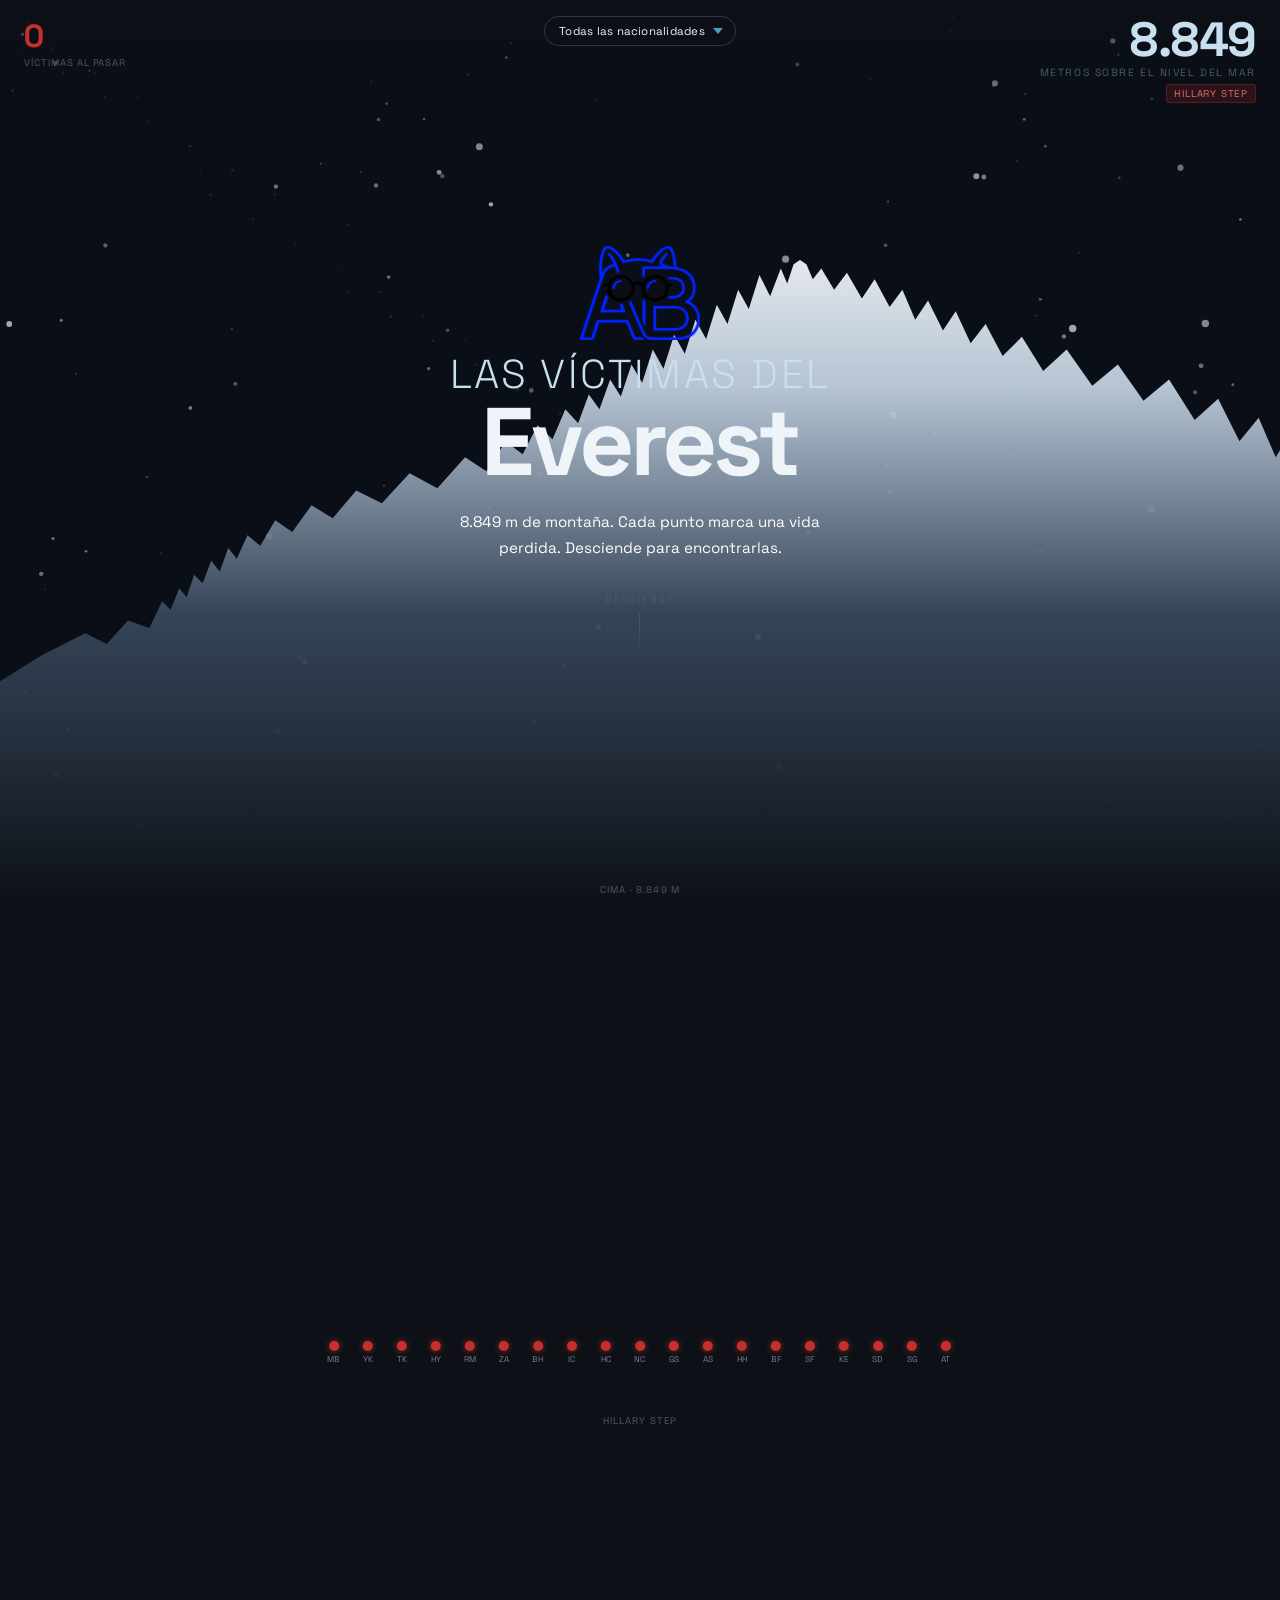
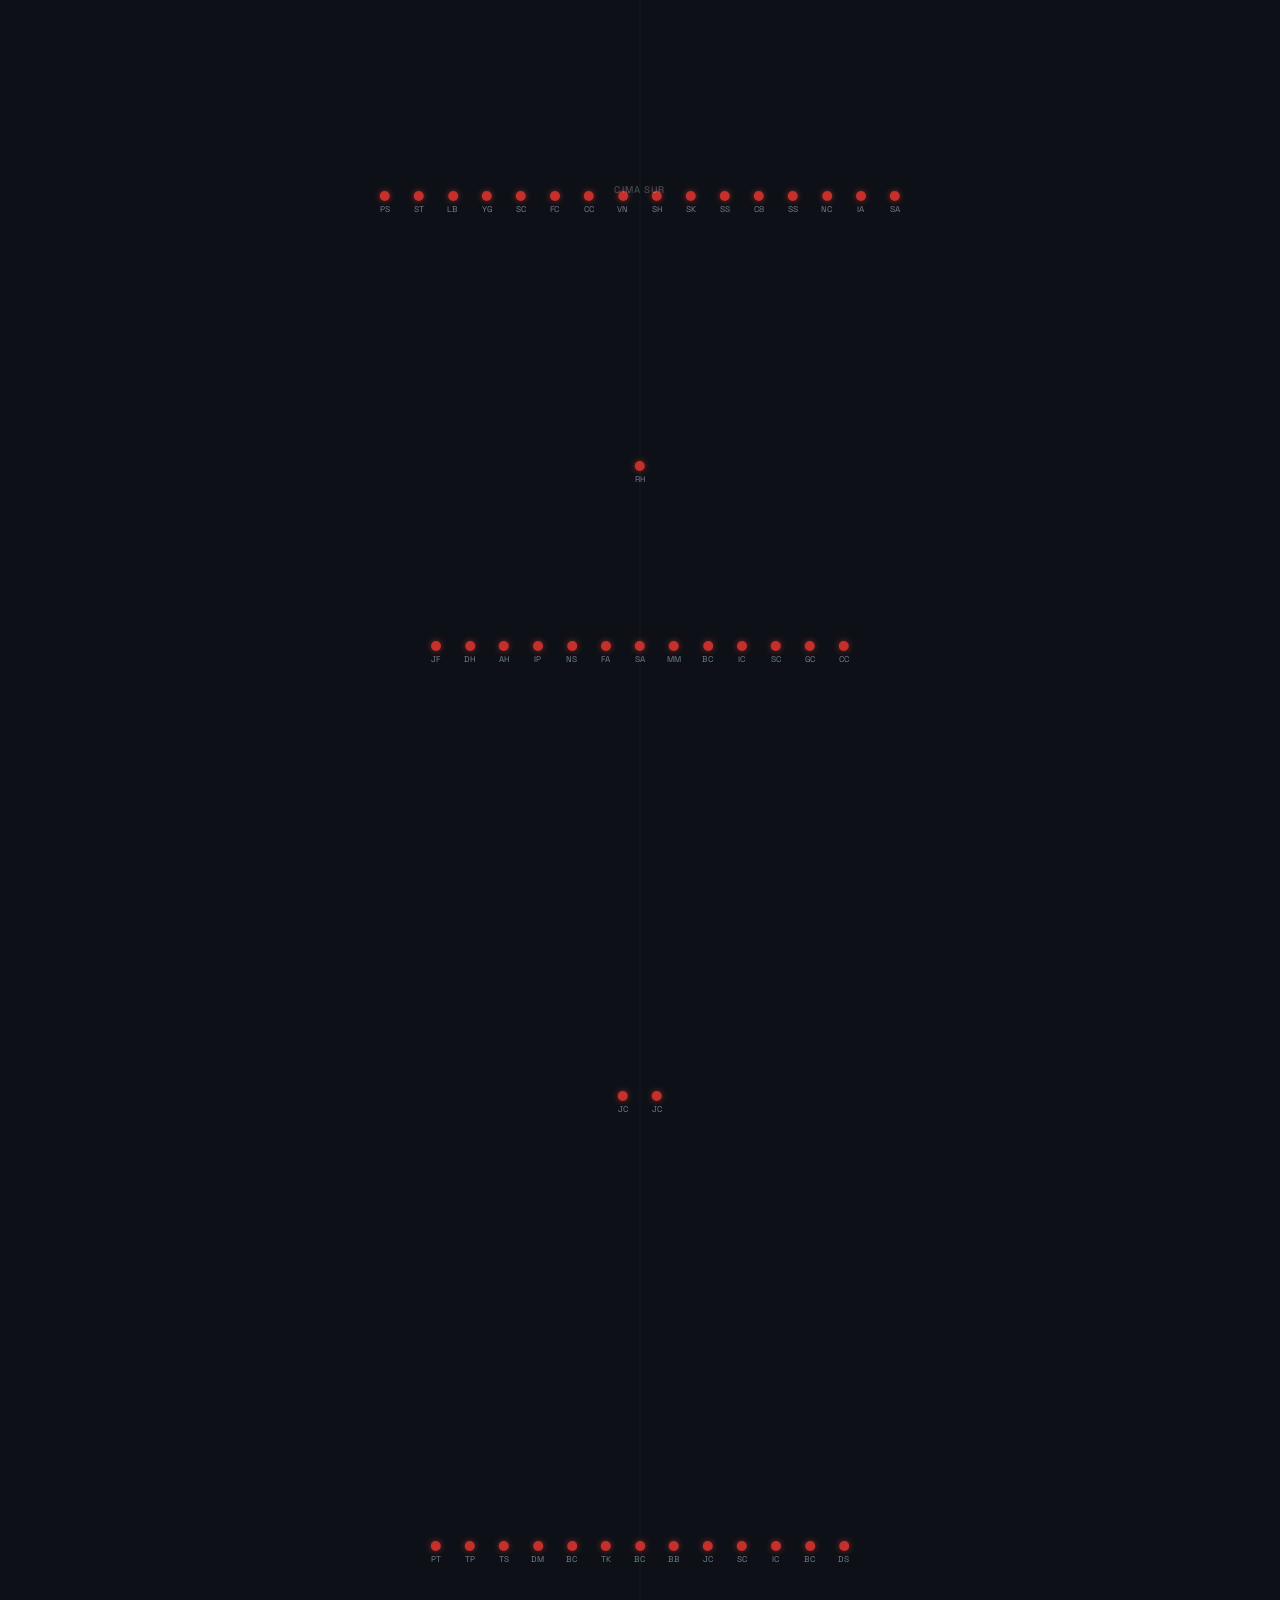
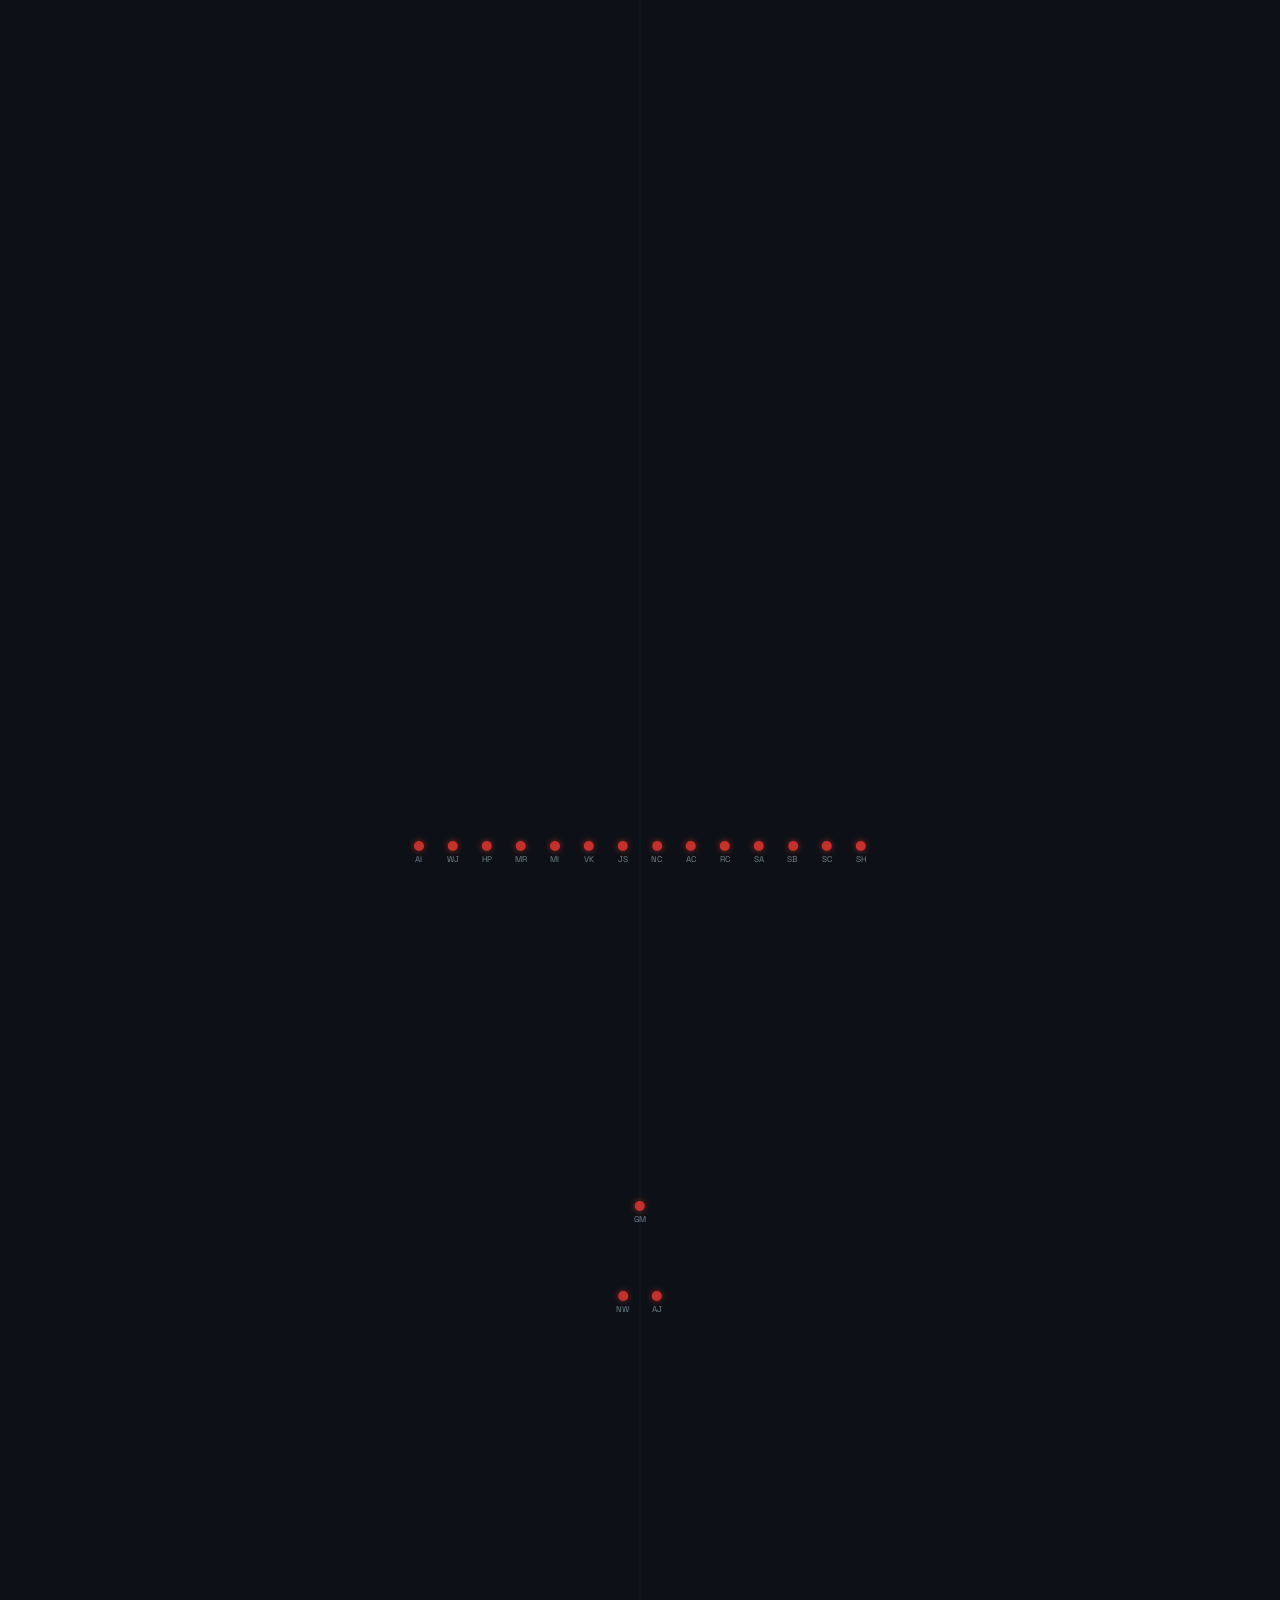
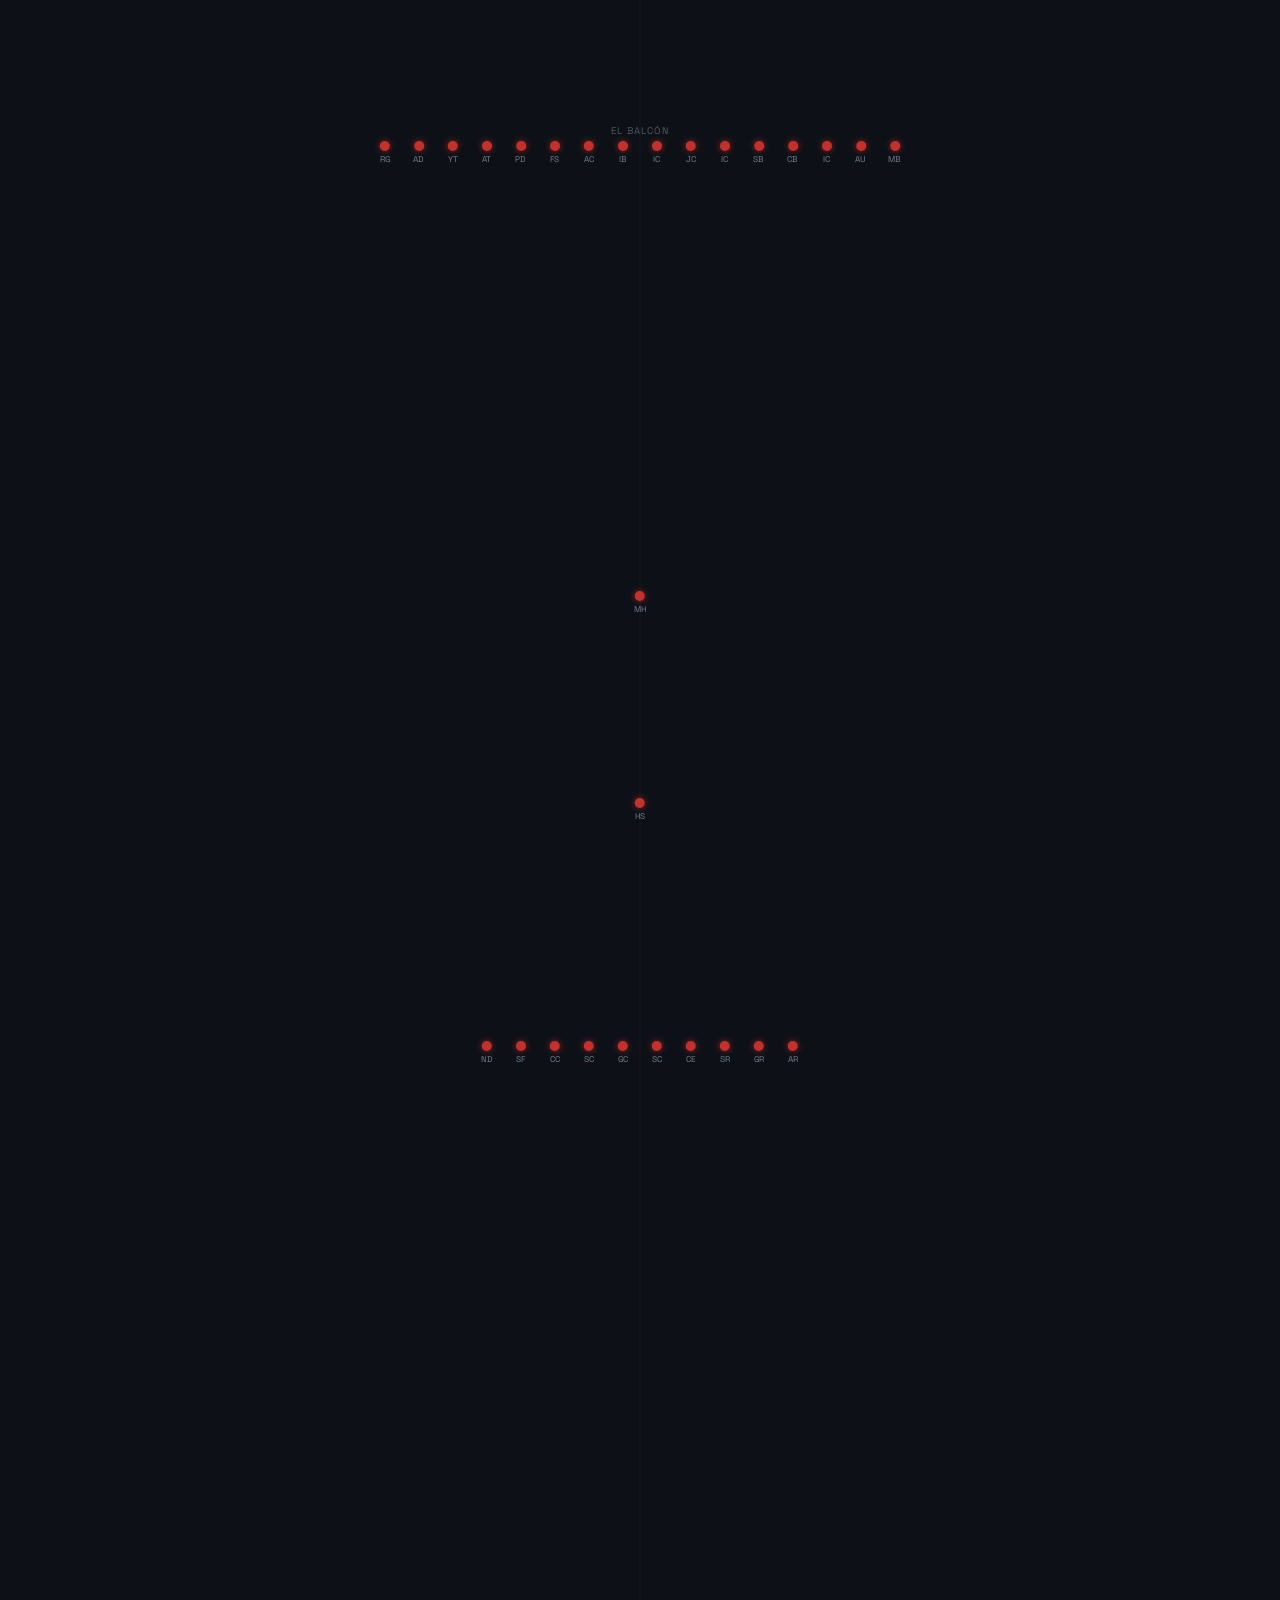
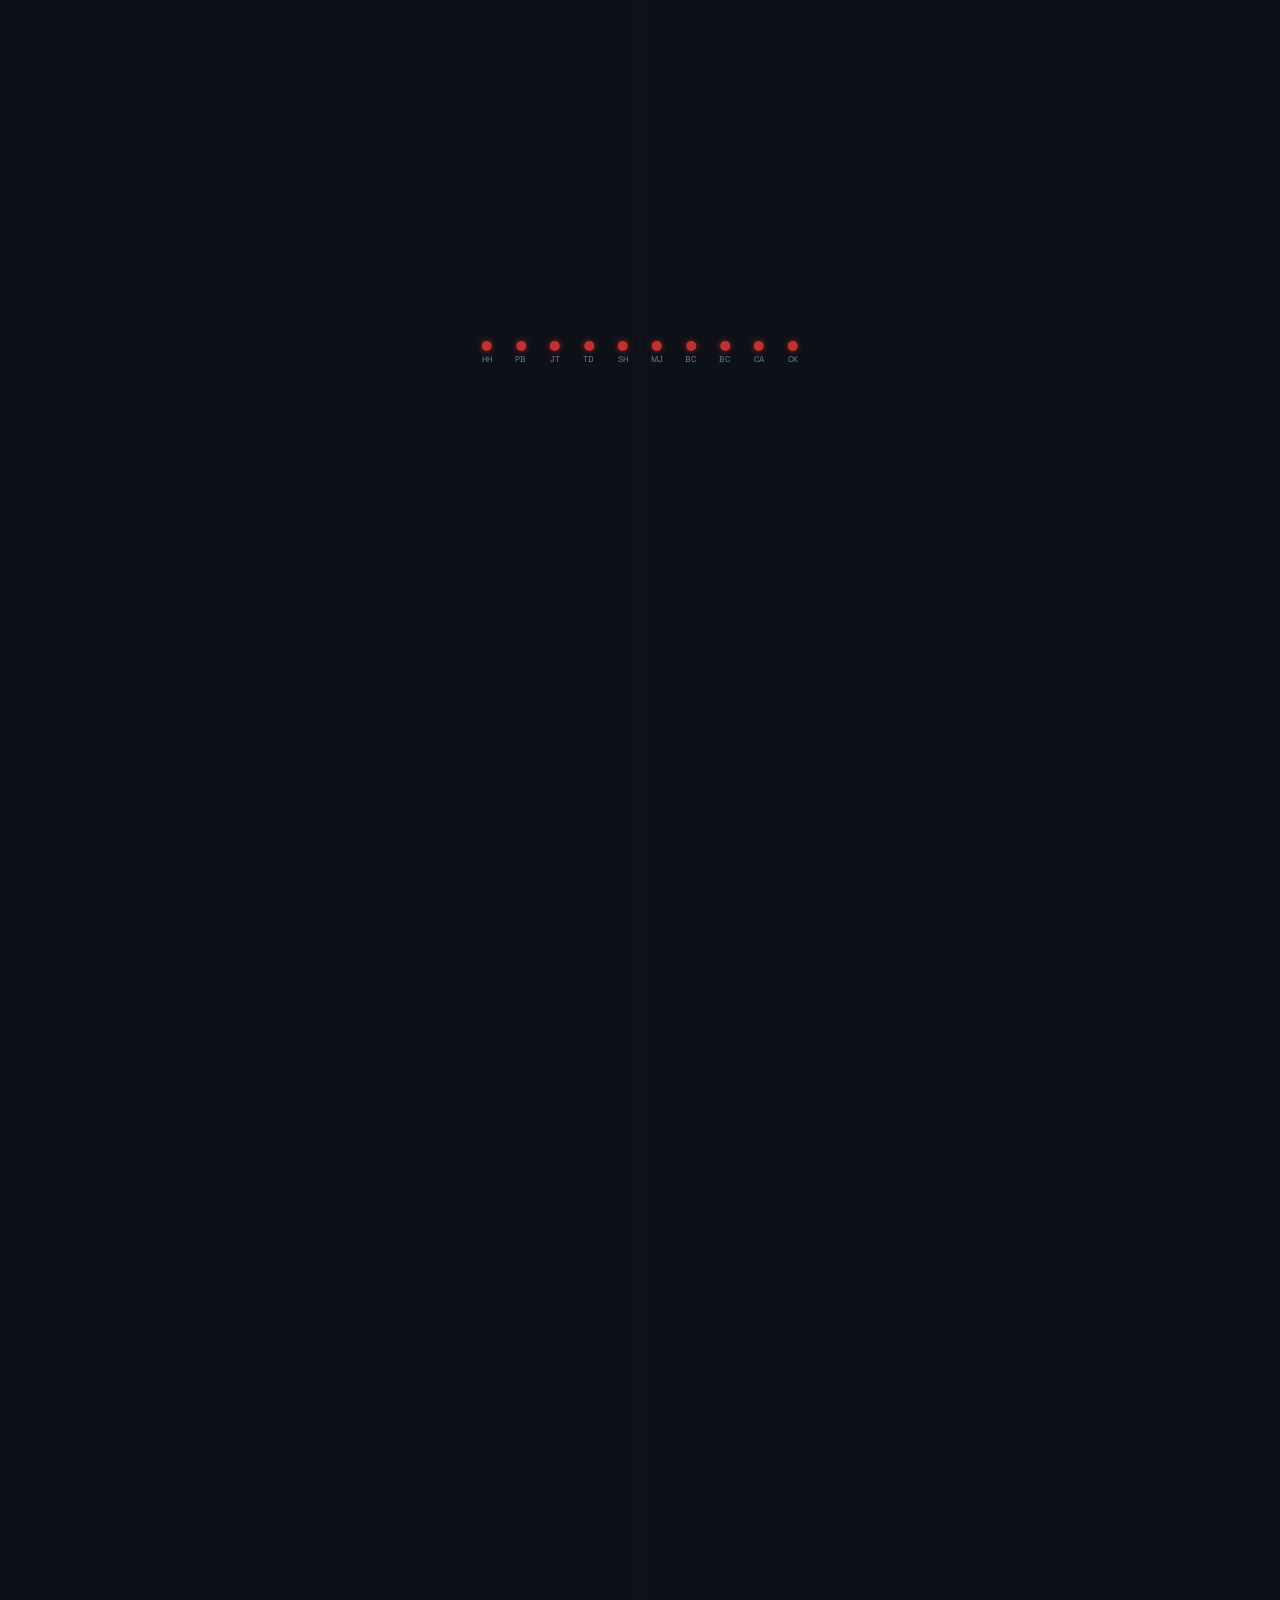
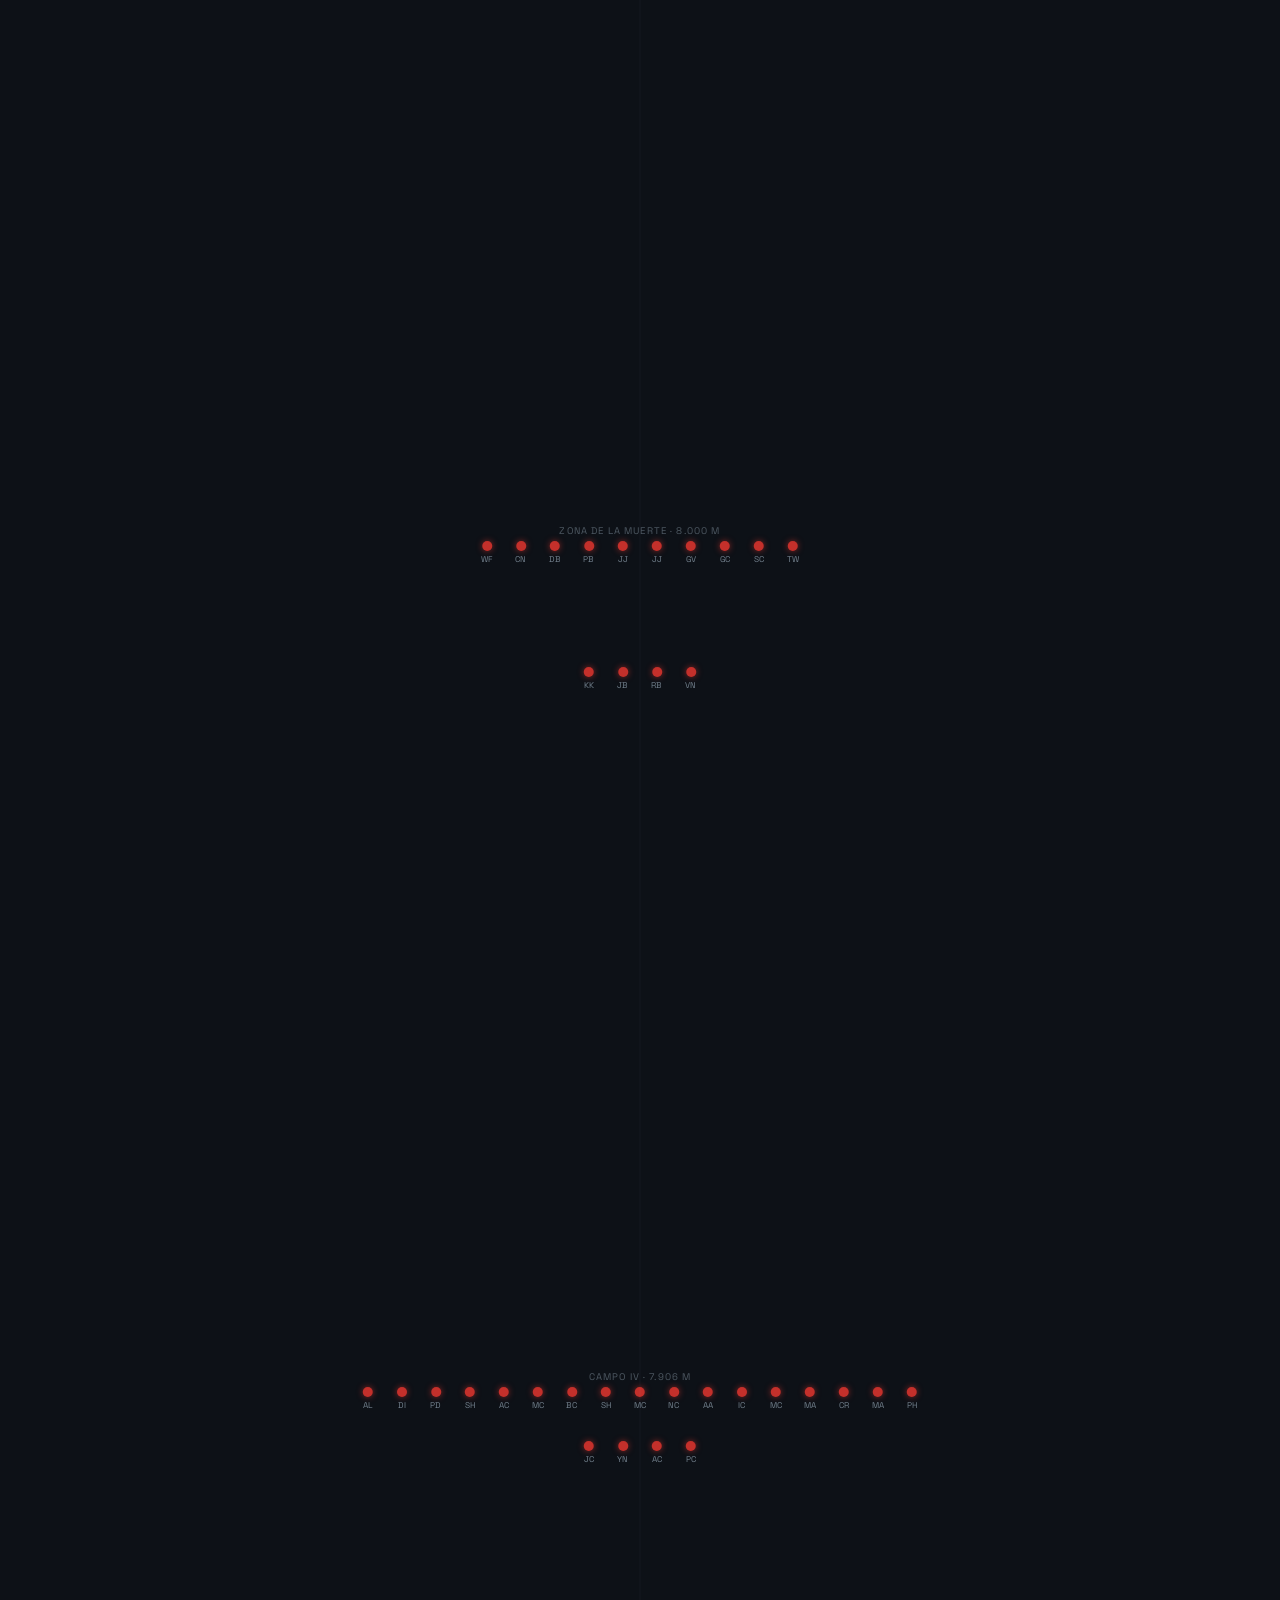
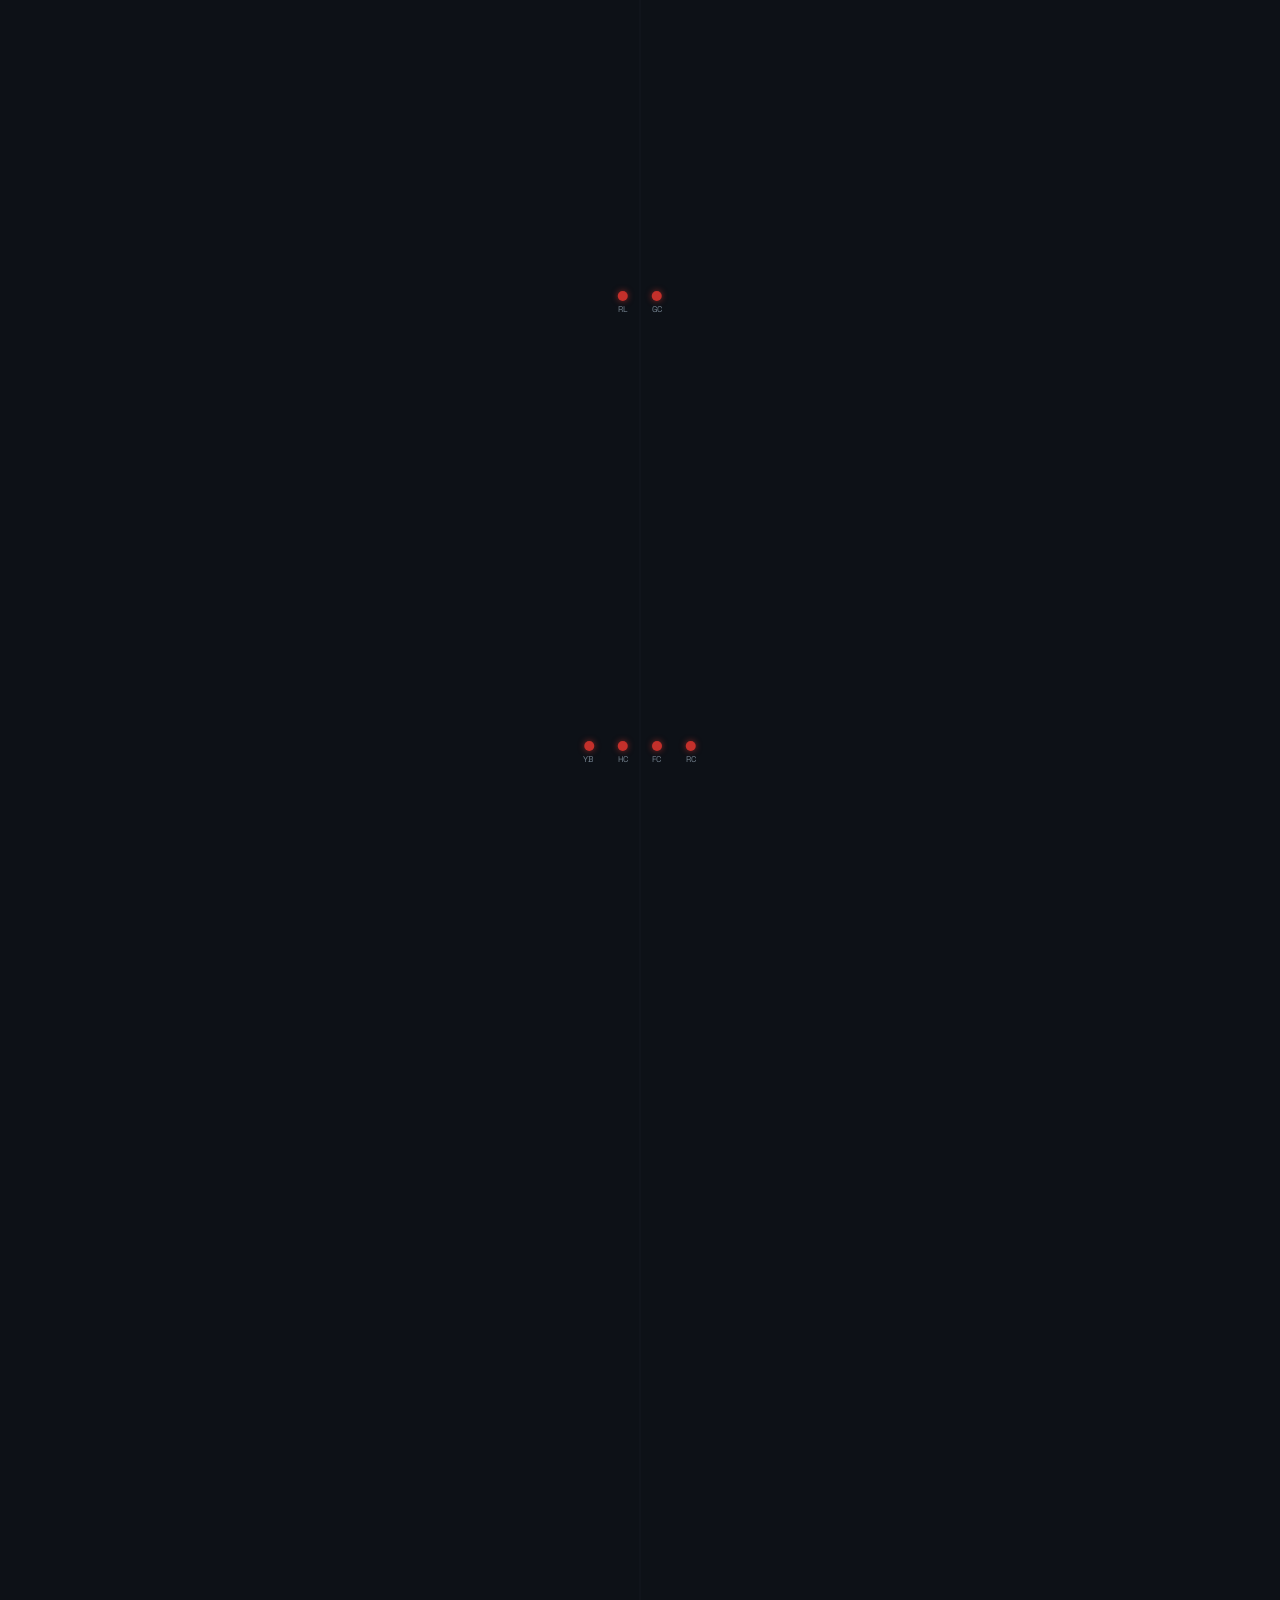
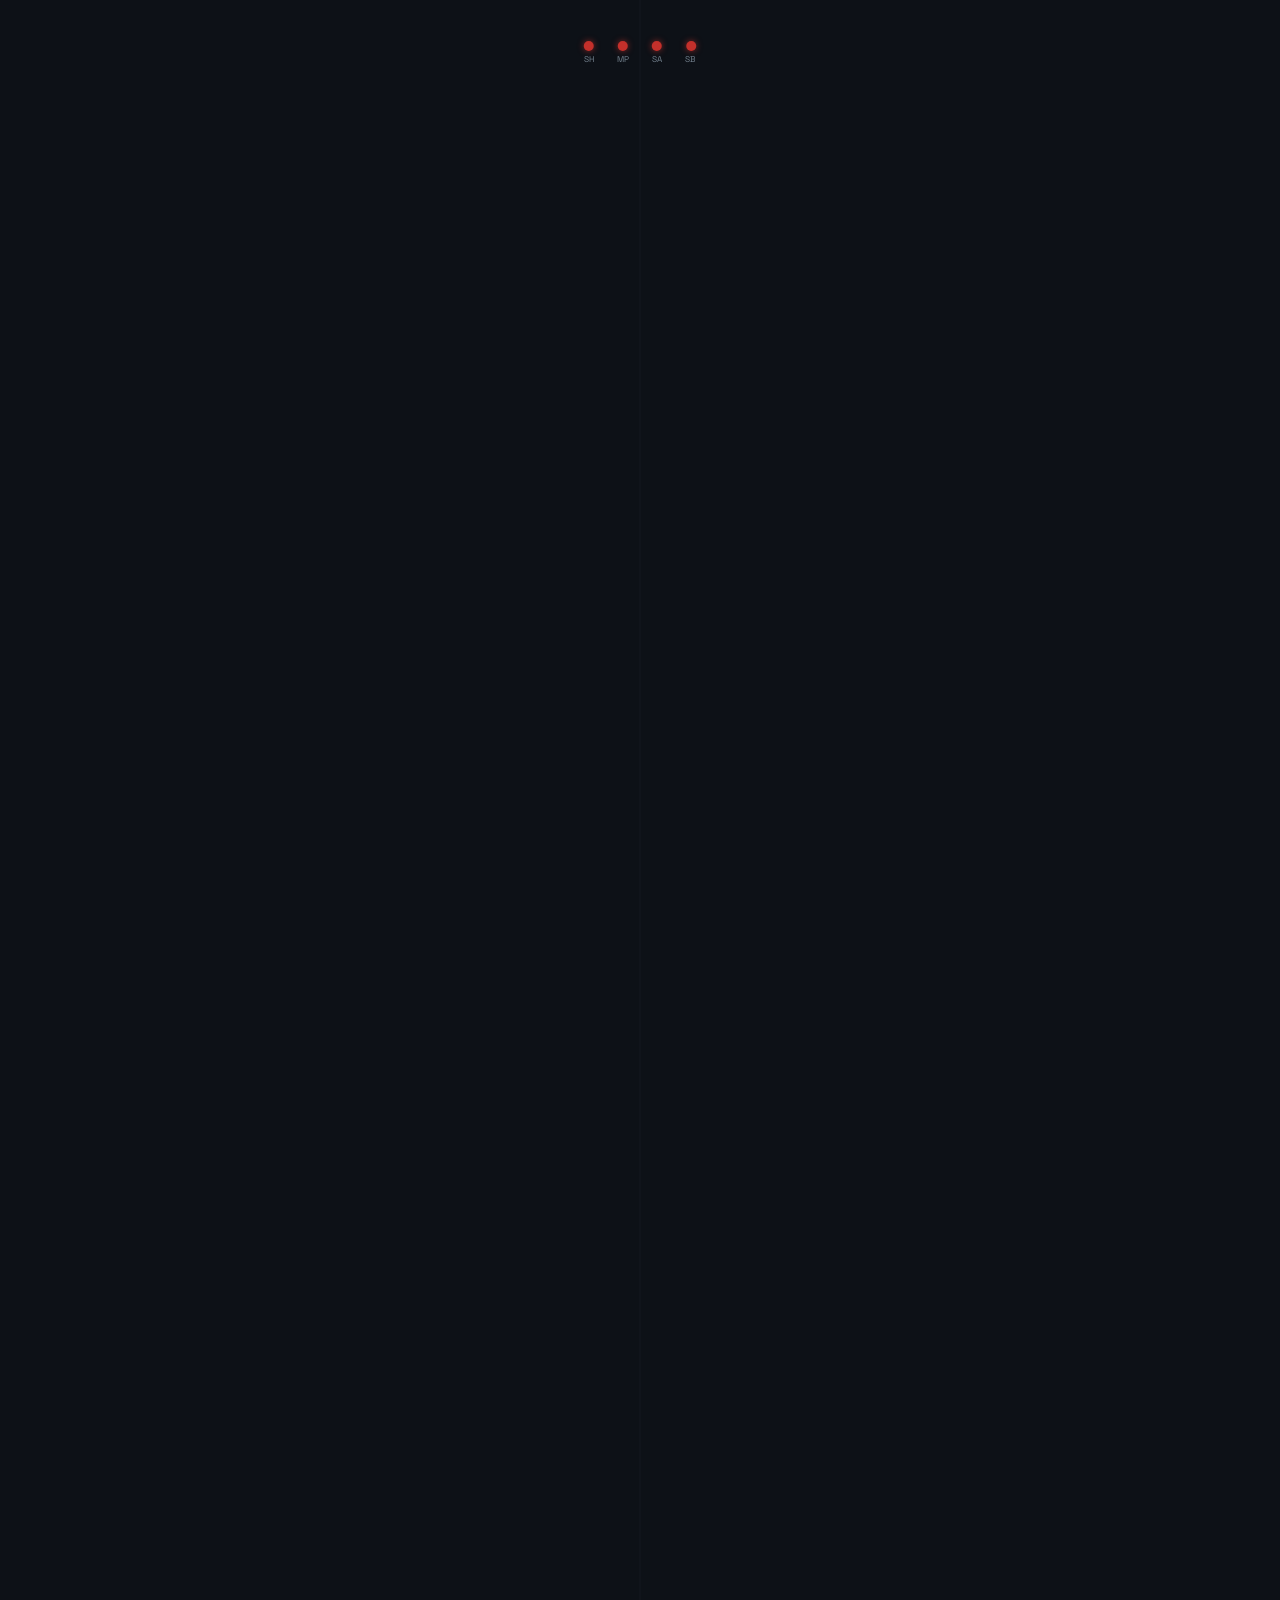
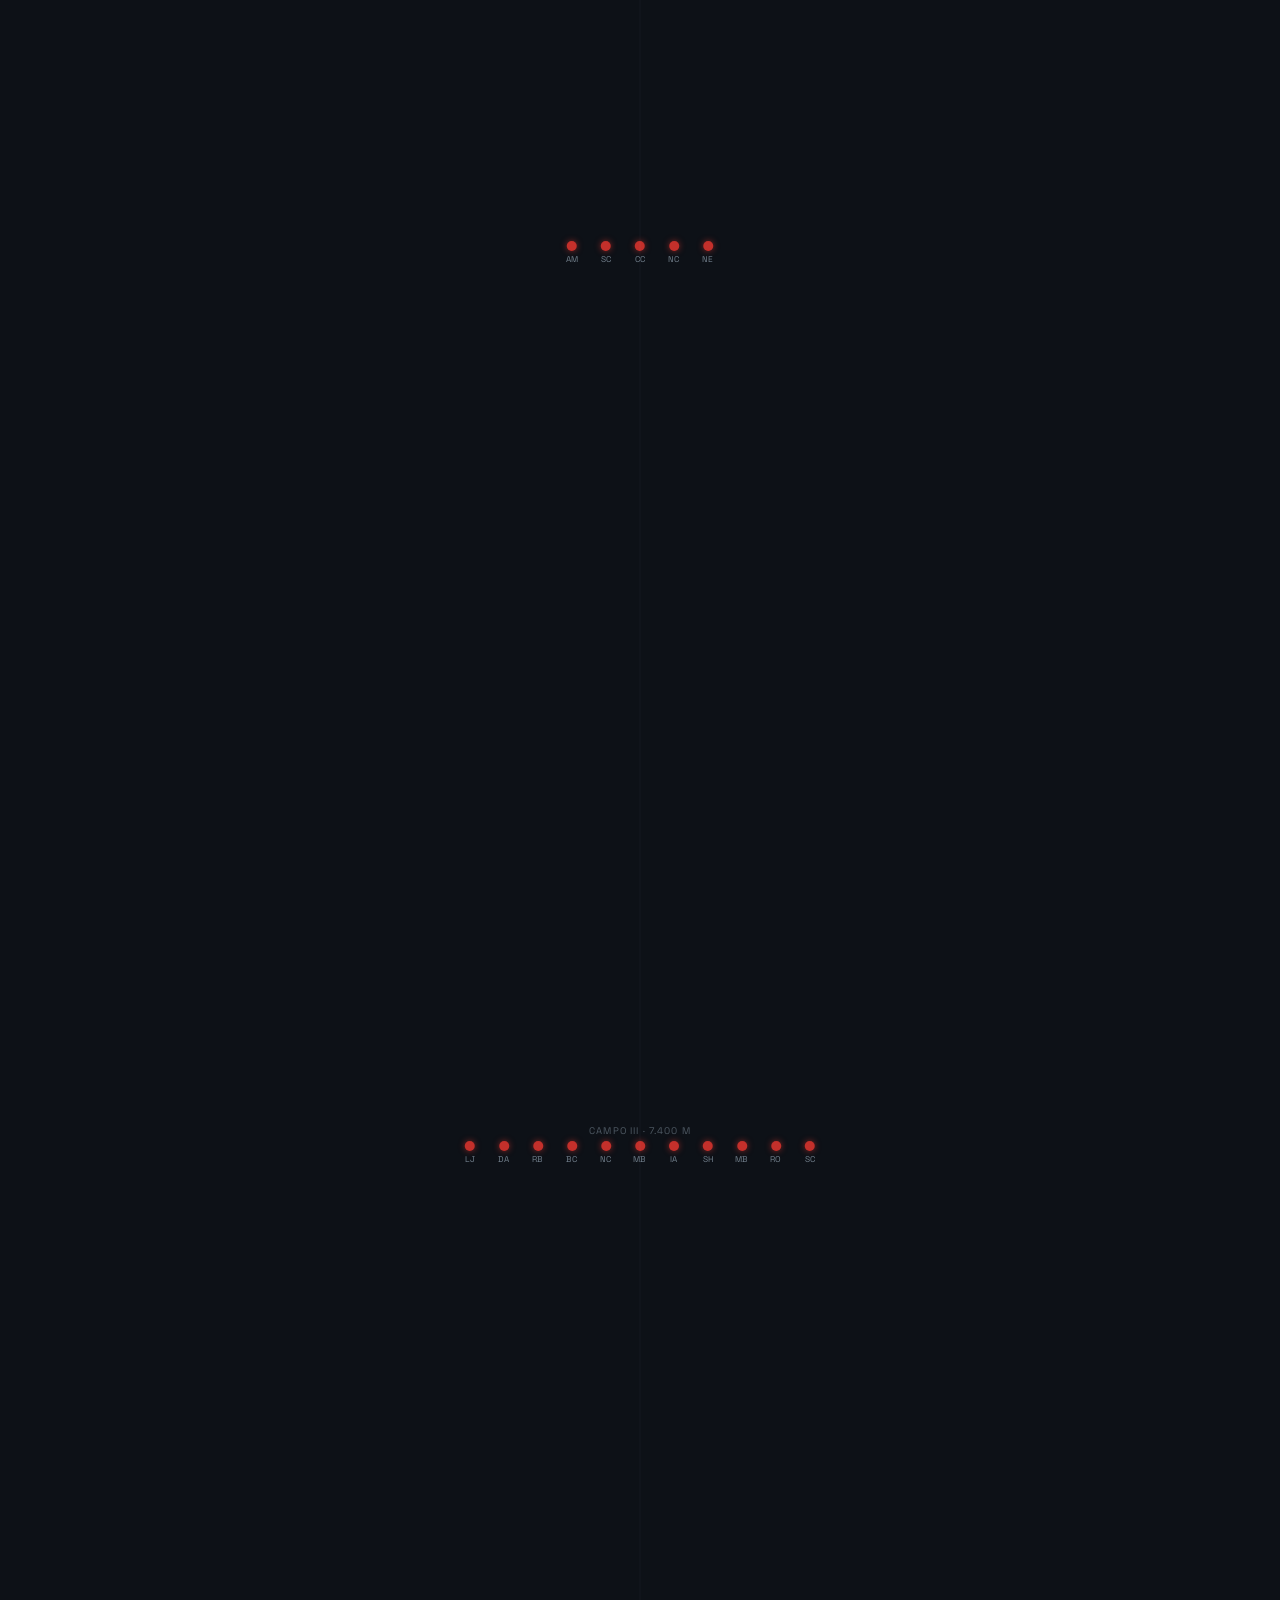
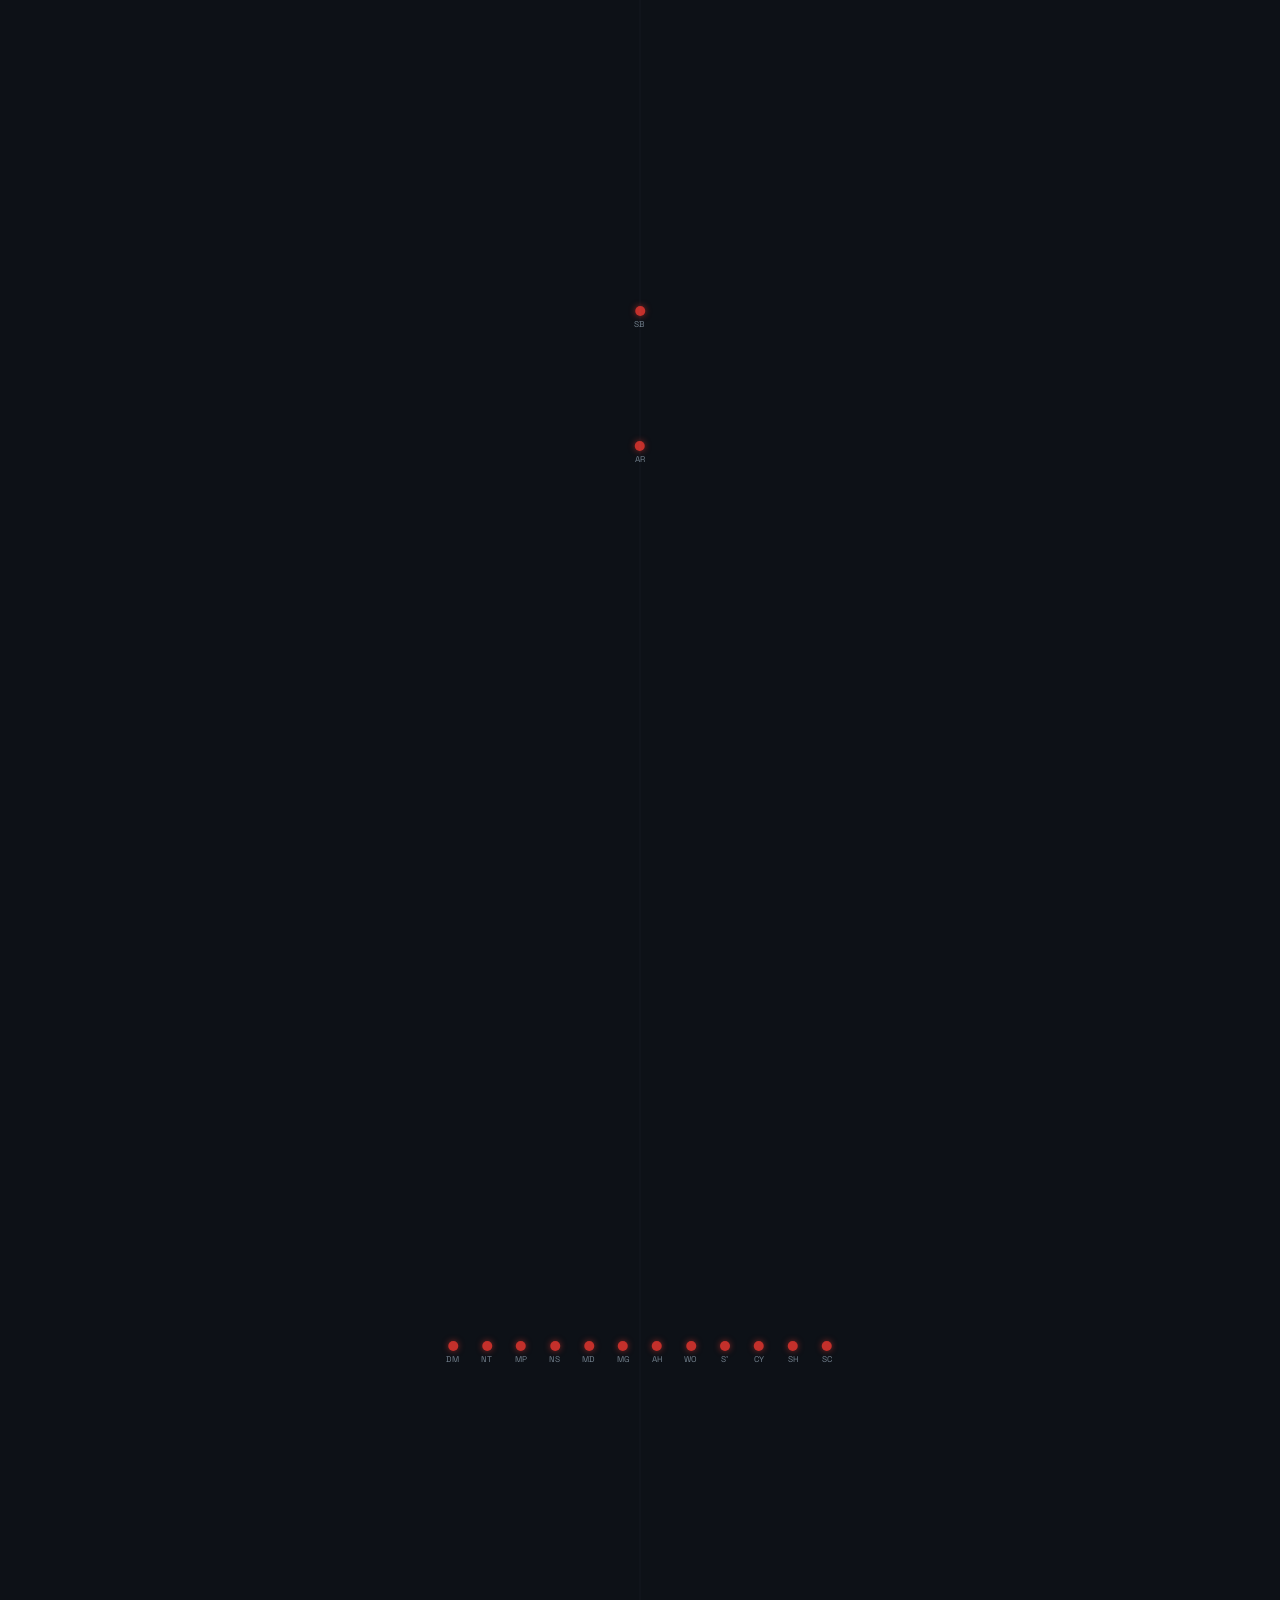
<file: everest/index.html>
<!DOCTYPE html>
<html lang="es">
<head>
<meta charset="UTF-8">
<meta name="viewport" content="width=device-width, initial-scale=1.0">
<title>Muertes en el Everest — Descenso</title>
<link rel="preconnect" href="https://fonts.googleapis.com">
<link href="https://fonts.googleapis.com/css2?family=Space+Grotesk:wght@300;400;500;700&display=swap" rel="stylesheet">
<link rel="stylesheet" href="style.css">
<meta name="description"
        content="Víctimas del monte Everest y sus alturas desplegadas a medida que se desciende por la página web.">
        <meta name="keywords" content="Everest, monte everest, víctimas, montañismo">
    <meta name="author" content="Aránzazu Bersaluce">
    <link rel="icon" type="image/png" href="everest.png">
</head>
<body>

<!-- Pantalla de carga -->
<div id="load">
  <div id="load-logo">8,849 m</div>
  <div id="load-txt">Cargando víctimas…</div>
  <div id="load-bar-w"><div id="load-bar"></div></div>
</div>

<!-- Barra de progreso lateral -->
<div id="prog"></div>

<!-- Fondo dinámico -->
<canvas id="bgc"></canvas>

<!-- HUD: altímetro y contador de víctimas -->
<div id="hud">
  <div id="death-counter">
    <span id="death-count-num">0</span>
    <span id="death-count-label">víctimas al pasar</span>
  </div>
  <div id="altimeter">
    <div id="alt-value">8,849</div>
    <div id="alt-label">metros sobre el nivel del mar</div>
    <div id="zone-badge">Zona de la Muerte</div>
  </div>
</div>

<!-- Filtro por nacionalidad -->
<div id="filter-bar">
  <select id="nationality-filter" aria-label="Filtrar por nacionalidad">
    <option value="">Todas las nacionalidades</option>
  </select>
</div>

<!-- Contenido principal con scroll -->
<!-- Canvas de nieve: fijo, cae en toda la página siempre -->
<canvas id="snow-canvas" aria-hidden="true"></canvas>

<div id="wrap">

  <div id="intro">
    <!-- Silueta del Everest: cima estrecha, flancos tan abiertos que
         cubren toda la pantalla antes de llegar a la base del SVG -->
    <svg id="everest-silhouette" viewBox="0 0 1440 600" preserveAspectRatio="xMidYMax meet" xmlns="http://www.w3.org/2000/svg" aria-hidden="true">
      <defs>
        <linearGradient id="peak-gradient" x1="0" y1="0" x2="0" y2="1">
          <stop offset="0%"   stop-color="#f0f4f8" stop-opacity="0.95"/>
          <stop offset="20%"  stop-color="#c8d8e8" stop-opacity="0.90"/>
          <stop offset="55%"  stop-color="#3a4a5e" stop-opacity="0.92"/>
          <stop offset="100%" stop-color="#0d1117" stop-opacity="1.0"/>
        </linearGradient>
      </defs>
      <polygon
        points="
          -100,600
          -100,440  0,410   60,390  120,395  160,370
          200,350  220,360  240,338  260,345  272,320  280,328
          288,308  295,316  302,295  310,303  318,282  326,292
          334,270  342,280  352,258  364,268  378,244  394,255
          412,230  432,242  454,216  478,228  504,200  530,214
          556,185  576,198  594,170  610,182  624,155  638,168
          650,140  662,153  672,126  682,140  692,112  702,128
          712,98   722,115  732,84   742,102  752,70   762,88
          772,56   782,74   792,42   802,60   812,28   822,46
          832,14   842,34   852,8    858,22   864,4    870,0
          876,4    882,18   890,8    902,28   914,12   928,36
          940,18   954,44   966,28   978,56   990,38   1004,66
          1016,48  1030,78  1044,60  1060,90  1078,72  1098,104
          1120,84  1144,118 1168,98  1192,132 1216,112 1240,150
          1262,130 1282,170 1300,148 1316,185 1330,162 1344,200
          1356,176 1368,215 1380,238 1396,260 1412,282 1428,308
          1444,332 1460,358 1480,390 1500,420 1540,440 1580,460
          1580,600
        "
        fill="url(#peak-gradient)"
      />
    </svg>
    <img src="ab.png" alt="Logo de Aránzazu Berasaluce" aria-hidden="true">
    <h1><em>Las víctimas del</em>Everest</h1>
    <p>8.849 m de montaña. Cada punto marca una vida perdida. Desciende para encontrarlas.</p>
    <div id="scroll-hint">Desciende</div>
  </div>

  <div id="mtn">
    <div id="center-line"></div>
    <!-- Las marcas de víctimas y etiquetas de altitud se generan en main.js -->
  </div>

  <div id="end">
    <h2>Campamento Base · 5.364 m</h2>
    <div id="end-total">—</div>
    <p>vidas documentadas perdidas en el Everest desde 1921.</p>
    <small>Fuente: Wikipedia · "List of people who died climbing Mount Everest" · Altitudes y causas según registros históricos</small>
  </div>

</div>

<!-- Modal overlay (móvil) -->
<div id="modal-overlay">
  <div id="modal-card">
    <button id="modal-close" aria-label="Cerrar">&times;</button>
    <div id="modal-name"></div>
    <div id="modal-alt"></div>
    <div id="modal-meta"></div>
    <div id="modal-cause"></div>
  </div>
</div>

<script src="loader.js"></script>
<script src="main.js"></script>
</body>
</html>
</file>
<file: everest/style.css>
/* ============================================================
   EVEREST DEATHS — style.css
   Paleta: deep (#0d1117), ice (#c8dff0), danger (#c4302b)
   Tipografía: Space Grotesk
   ============================================================ */

*, *::before, *::after {
  box-sizing: border-box;
  margin: 0;
  padding: 0;
}

:root {
  --ice:    #c8dff0;
  --snow:   #eef4f8;
  --deep:   #0d1117;
  --danger: #c4302b;
  --muted:  #4a5a6e;
  --accent: #4a9ebb;
}

html { scroll-behavior: auto; }

body {
  background: var(--deep);
  color: var(--snow);
  font-family: 'Space Grotesk', system-ui, sans-serif;
  overflow-x: hidden;
}

/* ---- Loading screen ---------------------------------------- */

#load {
  position: fixed;
  inset: 0;
  z-index: 1000;
  background: var(--deep);
  display: flex;
  flex-direction: column;
  align-items: center;
  justify-content: center;
  gap: 1rem;
  transition: opacity 0.5s;
}

#load.gone {
  opacity: 0;
  pointer-events: none;
}

#load-logo {
  font-size: 1.8rem;
  font-weight: 700;
  color: var(--ice);
  letter-spacing: -0.02em;
  margin-bottom: 0.3rem;
}

#load-txt {
  font-size: 0.7rem;
  letter-spacing: 0.15em;
  text-transform: uppercase;
  color: var(--muted);
}

#load-bar-w {
  width: 180px;
  height: 2px;
  background: rgba(255, 255, 255, 0.08);
  border-radius: 2px;
  overflow: hidden;
}

#load-bar {
  height: 100%;
  background: var(--accent);
  width: 0%;
  border-radius: 2px;
  transition: width 0.2s;
}

/* ---- Progress bar (left edge) ------------------------------ */

#prog {
  position: fixed;
  left: 0;
  top: 0;
  width: 3px;
  height: 0%;
  background: var(--danger);
  z-index: 200;
  transition: height 0.08s linear;
}

/* ---- Background canvas ------------------------------------- */

#bgc {
  position: fixed;
  top: 0;
  left: 0;
  width: 100%;
  height: 100%;
  z-index: 0;
  pointer-events: none;
}

/* ---- HUD --------------------------------------------------- */

#hud {
  position: fixed;
  top: 0;
  left: 0;
  right: 0;
  z-index: 100;
  padding: 1rem 1.5rem;
  display: flex;
  justify-content: space-between;
  align-items: flex-start;
  pointer-events: none;
  background: linear-gradient(to bottom, rgba(13, 17, 23, 0.7) 0%, transparent 100%);
}

#altimeter { text-align: right; }

#alt-value {
  font-size: clamp(1.8rem, 4vw, 3rem);
  font-weight: 700;
  letter-spacing: -0.03em;
  line-height: 1;
  color: var(--ice);
  font-variant-numeric: tabular-nums;
}

#alt-label {
  font-size: 0.65rem;
  letter-spacing: 0.15em;
  text-transform: uppercase;
  color: var(--muted);
  margin-top: 2px;
}

#zone-badge {
  display: inline-block;
  margin-top: 5px;
  font-size: 0.62rem;
  letter-spacing: 0.08em;
  text-transform: uppercase;
  padding: 2px 7px;
  border-radius: 3px;
  background: rgba(196, 48, 43, 0.18);
  color: #e07070;
  border: 1px solid rgba(196, 48, 43, 0.3);
}

#death-counter { font-size: 0.75rem; color: var(--muted); }

#death-count-num {
  font-size: clamp(1.4rem, 3vw, 2rem);
  font-weight: 700;
  color: var(--danger);
  display: block;
  font-variant-numeric: tabular-nums;
}

#death-count-label {
  display: block;
  font-size: 0.6rem;
  letter-spacing: 0.1em;
  text-transform: uppercase;
  color: var(--muted);
  margin-top: 1px;
}

/* ---- Filtro por nacionalidad ---------------------------------- */

#filter-bar {
  position: fixed;
  top: 1rem;
  left: 50%;
  transform: translateX(-50%);
  z-index: 110;
  pointer-events: auto;
}

#nationality-filter {
  appearance: none;
  -webkit-appearance: none;
  background: rgba(13, 17, 23, 0.85);
  backdrop-filter: blur(6px);
  border: 1px solid rgba(200, 223, 240, 0.18);
  border-radius: 20px;
  color: var(--snow);
  font-family: 'Space Grotesk', system-ui, sans-serif;
  font-size: 0.72rem;
  letter-spacing: 0.02em;
  padding: 7px 30px 7px 14px;
  cursor: pointer;
  text-align: center;
  text-align-last: center;
  background-image: url("data:image/svg+xml;utf8,<svg xmlns='http://www.w3.org/2000/svg' width='10' height='6' viewBox='0 0 10 6'><path d='M0 0L5 6L10 0Z' fill='%234a9ebb'/></svg>");
  background-repeat: no-repeat;
  background-position: right 12px center;
  transition: border-color 0.15s;
  max-width: 70vw;
}

#nationality-filter:hover,
#nationality-filter:focus {
  border-color: rgba(74, 158, 187, 0.5);
  outline: none;
}

#nationality-filter option {
  background: #0f141d;
  color: var(--snow);
}

#nationality-filter.active {
  border-color: rgba(74, 158, 187, 0.6);
  background-color: rgba(74, 158, 187, 0.12);
  color: var(--accent);
}

/* ---- Main scroll wrapper ----------------------------------- */

#wrap {
  position: relative;
  z-index: 10;
  width: 100%;
}

/* ---- Intro section ----------------------------------------- */

#intro {
  position: relative;
  height: 100vh;
  display: flex;
  flex-direction: column;
  justify-content: center;
  align-items: center;
  text-align: center;
  padding: 2rem;
  overflow: hidden;
}
img{
  max-width: 120px;
  z-index: 1;
  margin-bottom: 1rem;
  @media (max-width: 576px) {
    max-width: 80px;
}
}

/* Silueta SVG del Everest: ocupa todo el viewport del intro,
   anclada a la base. Los flancos son tan abiertos que la base
   del SVG cubre toda la pantalla antes de llegar al fondo. */
#everest-silhouette {
  position: absolute;
  bottom: 0;
  left: 50%;
  transform: translateX(-50%);
  width: 120%;       /* más ancho que el viewport para garantizar cobertura lateral */
  height: 100%;      /* toda la altura del intro */
  pointer-events: none;
  z-index: 0;
}

/* Canvas de nieve: fijo, siempre cayendo en toda la página */
#snow-canvas {
  position: fixed;
  inset: 0;
  width: 100%;
  height: 100%;
  pointer-events: none;
  z-index: 2;        /* por encima del fondo, por debajo del contenido */
}

/* El texto del intro va por encima de la silueta y la nieve */
#intro h1,
#intro p,
#scroll-hint {
  position: relative;
  z-index: 3;
}

#intro h1 {
  font-size: clamp(2.5rem, 8vw, 6rem);
  font-weight: 700;
  letter-spacing: -0.04em;
  line-height: 0.9;
  margin-bottom: 1.5rem;
}

#intro h1 em {
  color: var(--ice);
  display: block;
  font-style: normal;
  font-weight: 300;
  font-size: 0.42em;
  letter-spacing: 0.06em;
  text-transform: uppercase;
  margin-bottom: 0.4rem;
}

#intro p {
  font-size: 0.95rem;
  color:white;
  max-width: 380px;
  line-height: 1.7;
  margin-bottom: 2rem;
}

#scroll-hint {
  font-size: 0.65rem;
  letter-spacing: 0.15em;
  text-transform: uppercase;
  color: var(--muted);
  animation: pulse 2s ease-in-out infinite;
  display: flex;
  flex-direction: column;
  align-items: center;
  gap: 8px;
}

#scroll-hint::after {
  content: '';
  display: block;
  width: 1px;
  height: 40px;
  background: linear-gradient(to bottom, var(--muted), transparent);
}

@keyframes pulse {
  0%, 100% { opacity: 0.3; }
  50%       { opacity: 0.9; }
}

/* ---- Mountain scroll area ---------------------------------- */

#mtn {
  position: relative;
}

#center-line {
  position: absolute;
  left: 50%;
  top: 0;
  width: 1px;
  height: 100%;
  background: rgba(200, 223, 240, 0.04);
  transform: translateX(-50%);
  pointer-events: none;
  z-index: 1;
}

/* ---- Altitude landmark labels ------------------------------ */

.altitude-label {
  position: absolute;
  left: 50%;
  transform: translateX(-50%);
  font-size: 0.6rem;
  letter-spacing: 0.12em;
  text-transform: uppercase;
  color: rgba(200, 223, 240, 0.35);
  white-space: nowrap;
  text-align: center;
  z-index: 5;
  pointer-events: none;
  margin-top: -1rem;
}

/* ---- Victim markers: puntos distribuidos en el eje X --------- */

/* Contenedor de un cluster (grupo de víctimas a la misma altitud) */
.vgroup {
  position: absolute;
  left: 0;
  width: 100%;
  height: 0;
  pointer-events: none;
}

/* Cada punto + su etiqueta de iniciales debajo */
.dot-wrap {
  position: absolute;
  transform: translateX(-50%);
  display: flex;
  flex-direction: column;
  align-items: center;
  pointer-events: auto;
  opacity: 1;
  transition: opacity 0.25s ease;
}

/* Cuando hay un filtro de nacionalidad activo: los que no coinciden
   se atenúan pero siguen siendo visibles y clicables. */
.dot-wrap.dimmed {
  opacity: 0.16;
}

.dot-wrap.dimmed .dot {
  box-shadow: none;
}

/* Los que sí coinciden con el filtro se destacan un poco más */
.dot-wrap.highlighted .dot {
  box-shadow: 0 0 10px rgba(196, 48, 43, 0.9), 0 0 18px rgba(196, 48, 43, 0.4);
}

.dot-wrap.highlighted .dot-label {
  color: var(--ice);
  font-weight: 500;
}

.dot {
  width: 10px;
  height: 10px;
  border-radius: 50%;
  background: var(--danger);
  border: none;
  box-shadow: 0 0 6px rgba(196, 48, 43, 0.7);
  cursor: pointer;
  padding: 0;
  transition: transform 0.15s, box-shadow 0.15s;
}

.dot:hover,
.dot:focus-visible {
  transform: scale(1.5);
  box-shadow: 0 0 10px rgba(196, 48, 43, 0.95);
  outline: none;
}

.dot-label {
  margin-top: 3px;
  font-size: 0.52rem;
  letter-spacing: 0.03em;
  color: rgba(200, 223, 240, 0.55);
  font-variant-numeric: tabular-nums;
  white-space: nowrap;
  user-select: none;
}

.dot-wrap:hover .dot-label {
  color: var(--ice);
}

/* ---- Modal overlay (detalle individual de víctima) ------------ */

#modal-overlay {
  position: fixed;
  inset: 0;
  z-index: 500;
  background: rgba(5, 7, 11, 0.75);
  backdrop-filter: blur(4px);
  display: none;
  align-items: center;
  justify-content: center;
  padding: 1.5rem;
  opacity: 0;
  transition: opacity 0.2s;
}

#modal-overlay.open {
  display: flex;
  opacity: 1;
}

#modal-card {
  position: relative;
  width: 100%;
  max-width: 320px;
  background: #0f141d;
  border: 1px solid rgba(200, 223, 240, 0.15);
  border-radius: 10px;
  padding: 1.4rem 1.3rem 1.3rem;
  transform: scale(0.95) translateY(8px);
  transition: transform 0.2s;
}

#modal-overlay.open #modal-card {
  transform: scale(1) translateY(0);
}

#modal-close {
  position: absolute;
  top: 10px;
  right: 12px;
  background: none;
  border: none;
  color: var(--muted);
  font-size: 1.6rem;
  line-height: 1;
  cursor: pointer;
  padding: 4px;
}

#modal-name {
  font-size: 1.1rem;
  font-weight: 700;
  color: var(--snow);
  margin-bottom: 2px;
  padding-right: 1.5rem;
}

#modal-alt {
  font-size: 0.78rem;
  color: var(--accent);
  font-weight: 500;
  margin-bottom: 14px;
}

#modal-meta {
  display: grid;
  grid-template-columns: 1fr 1fr;
  gap: 12px;
  margin-bottom: 14px;
}

#modal-meta .mi { display: flex; flex-direction: column; gap: 2px; }
#modal-meta .ml { font-size: 0.62rem; letter-spacing: 0.07em; text-transform: uppercase; color: var(--muted); }
#modal-meta .mv { font-size: 0.85rem; color: var(--ice); font-variant-numeric: tabular-nums; }

#modal-cause {
  padding-top: 12px;
  border-top: 1px solid rgba(200, 223, 240, 0.1);
  font-size: 0.75rem;
  color: var(--muted);
  line-height: 1.5;
}

#modal-cause span {
  display: block;
  color: rgba(200, 223, 240, 0.5);
  font-size: 0.62rem;
  letter-spacing: 0.07em;
  text-transform: uppercase;
  margin-bottom: 3px;
}

/* ---- Responsive: ajustes de tamaño en móvil ------------------- */

@media (max-width: 768px) {
  .dot {
    width: 12px;
    height: 12px;
  }

  .dot::after {
    content: '';
    position: absolute;
    inset: -8px; /* área táctil ampliada sin agrandar el punto visual */
  }

  .dot-label { font-size: 0.58rem; }

  #hud { padding: 0.8rem 1rem; }
  #alt-value { font-size: 1.6rem; }

  #filter-bar { top: auto; bottom: 1rem; }
  #nationality-filter { font-size: 0.7rem; max-width: 80vw; }
  #intro h1 { font-size: clamp(2rem, 11vw, 3.2rem); }
  #intro p { font-size: 0.85rem; max-width: 300px; }
}

/* ---- End section ------------------------------------------- */

#end {
  height: 100vh;
  display: flex;
  flex-direction: column;
  align-items: center;
  justify-content: center;
  text-align: center;
  padding: 2rem;
}

#end h2 {
  font-size: clamp(1.3rem, 3vw, 2.5rem);
  font-weight: 700;
  margin-bottom: 0.5rem;
  letter-spacing: -0.02em;
}

#end-total {
  font-size: 4rem;
  font-weight: 700;
  color: var(--danger);
  letter-spacing: -0.04em;
  margin: 0.5rem 0;
  font-variant-numeric: tabular-nums;
}

#end p {
  color: white;
  max-width: 380px;
  line-height: 1.6;
  font-size: 0.85rem;
  margin-top: 0.5rem;
}

#end small {
  display: block;
  margin-top: 1.5rem;
  font-size: 0.65rem;
  color: white;
  letter-spacing: 0.05em;
}
</file>
